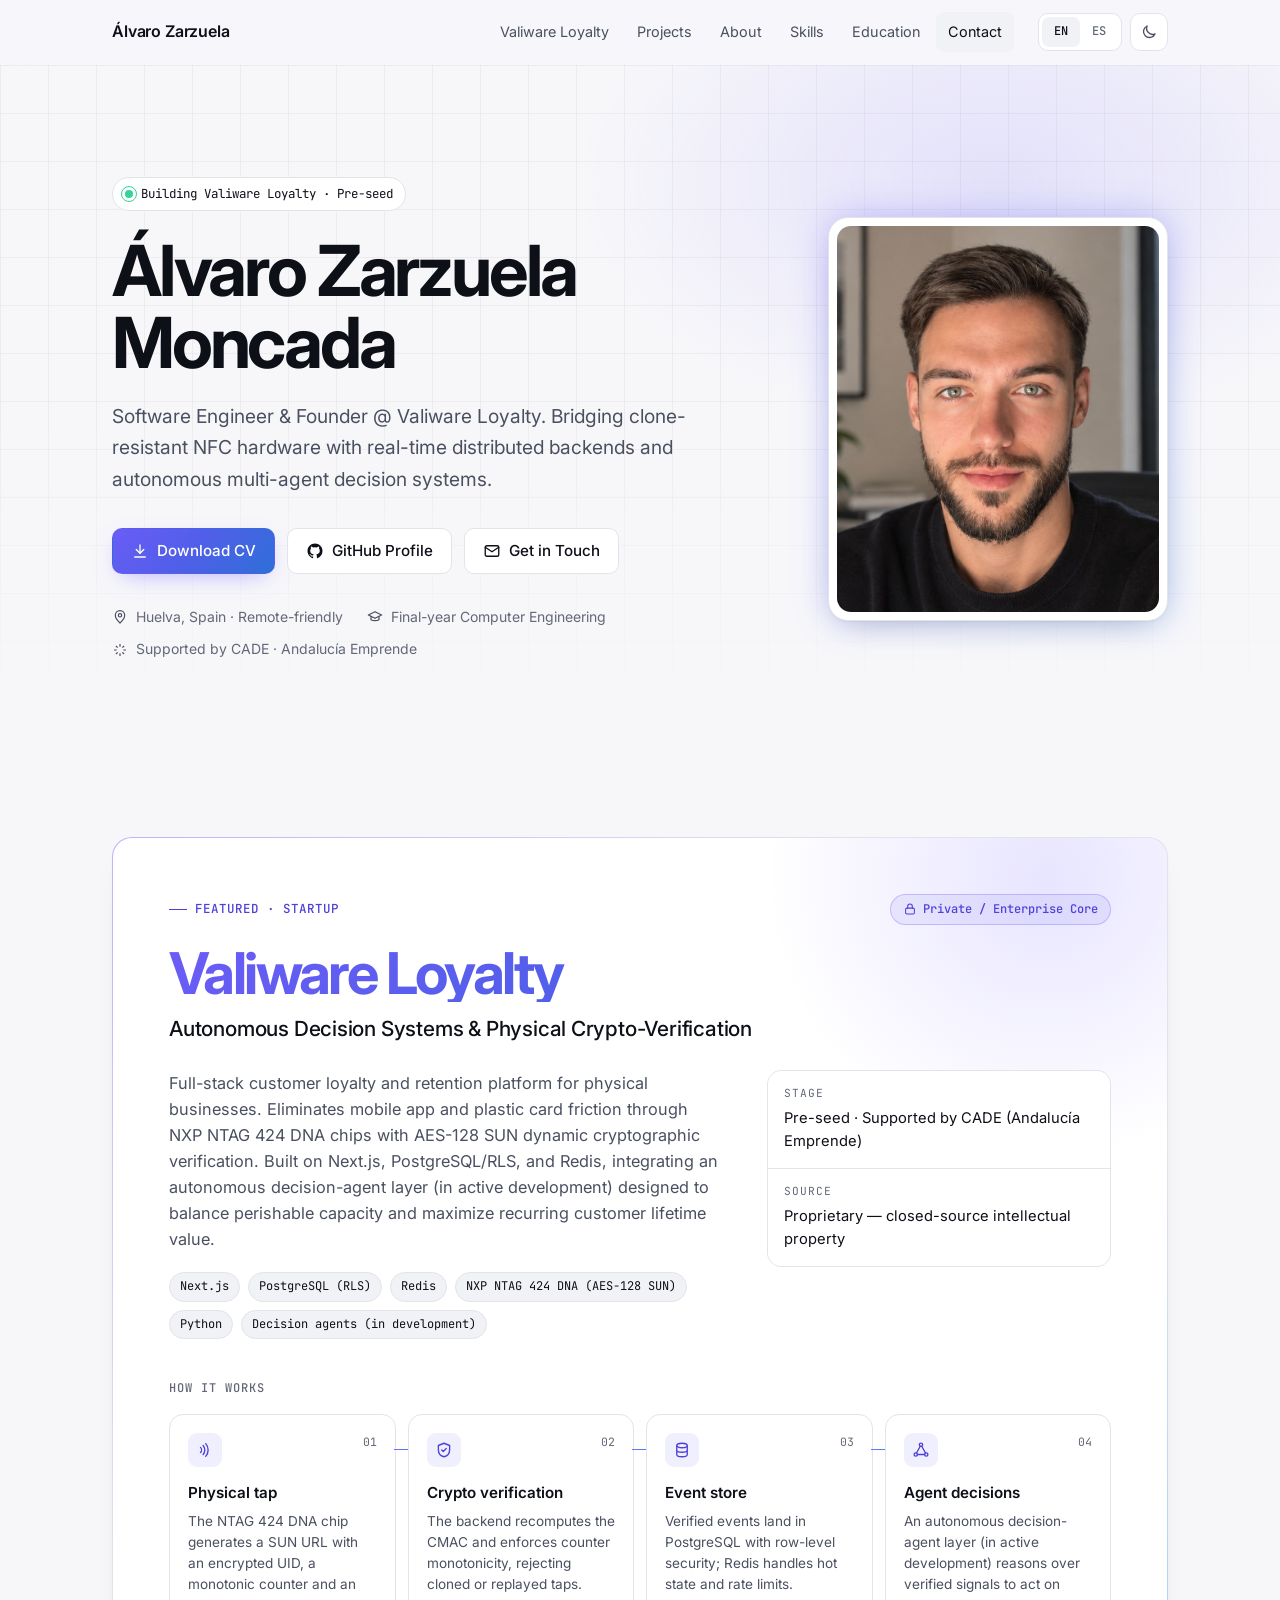
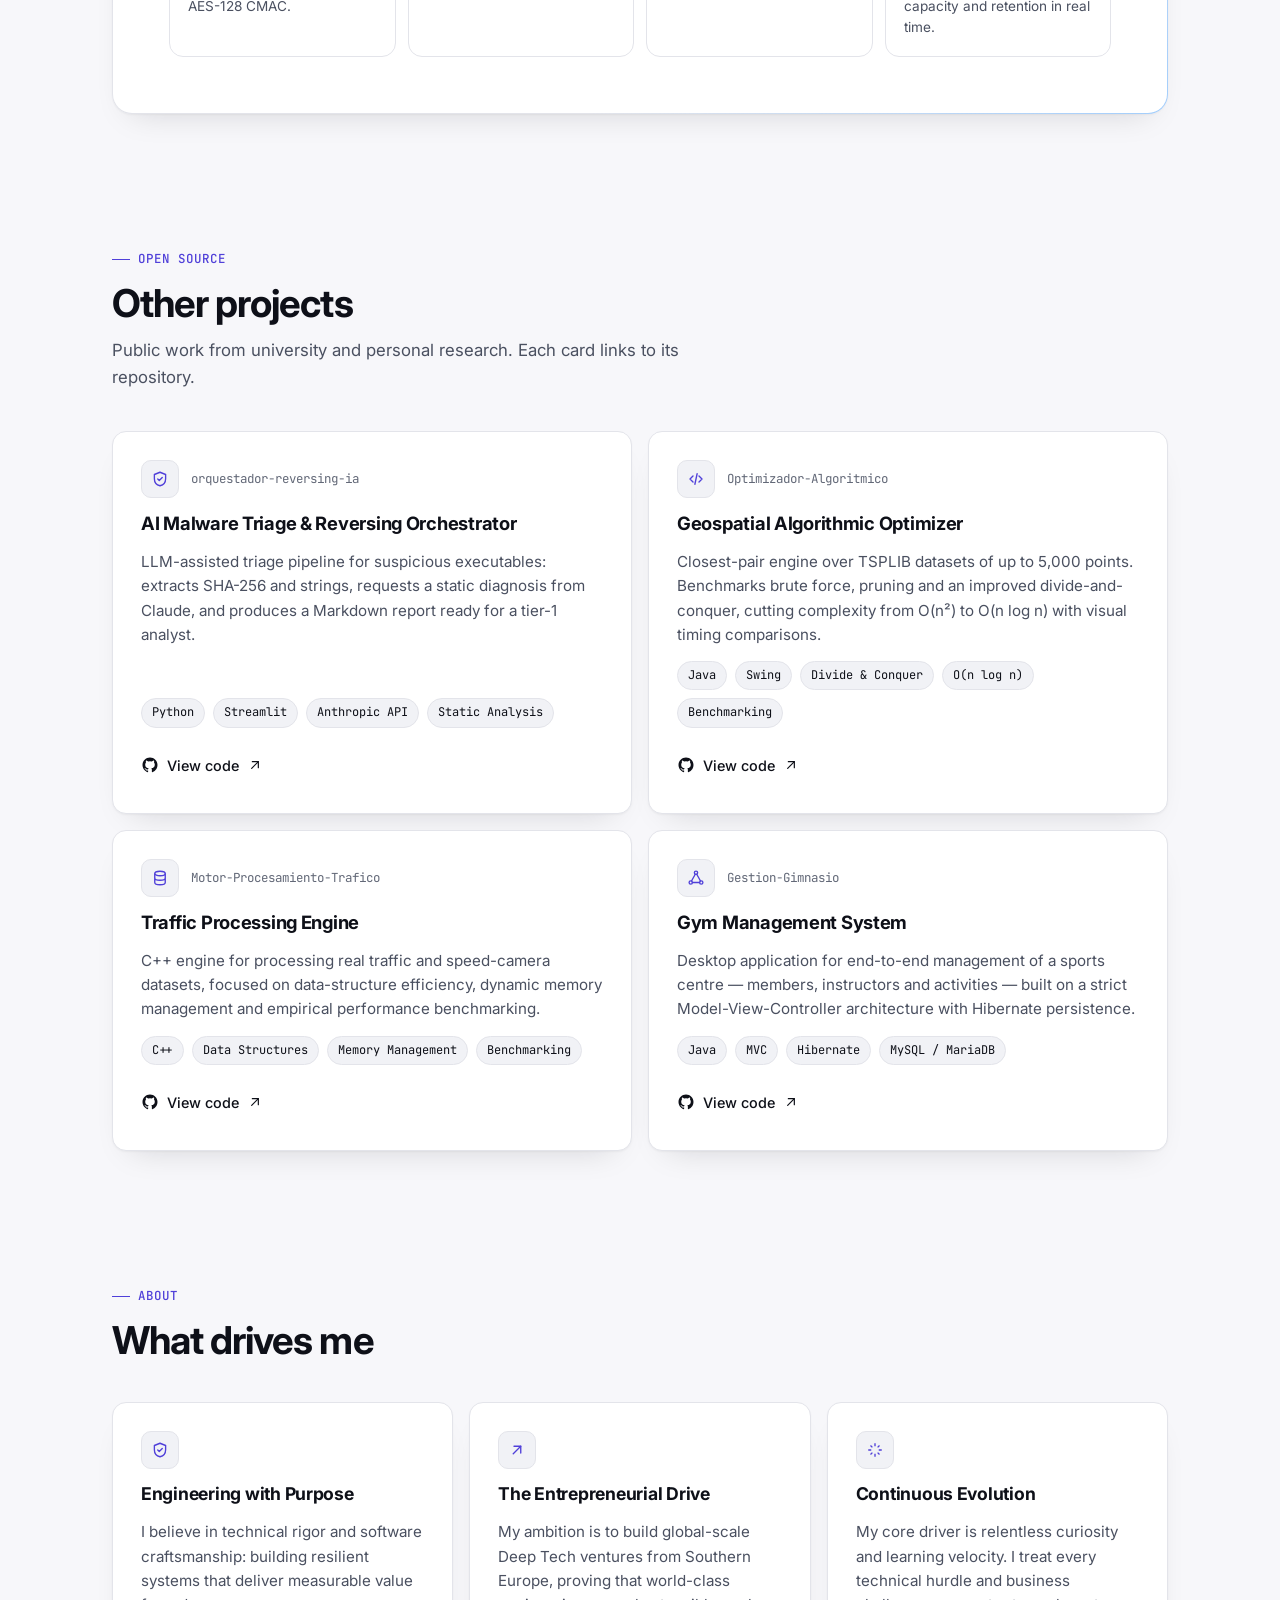
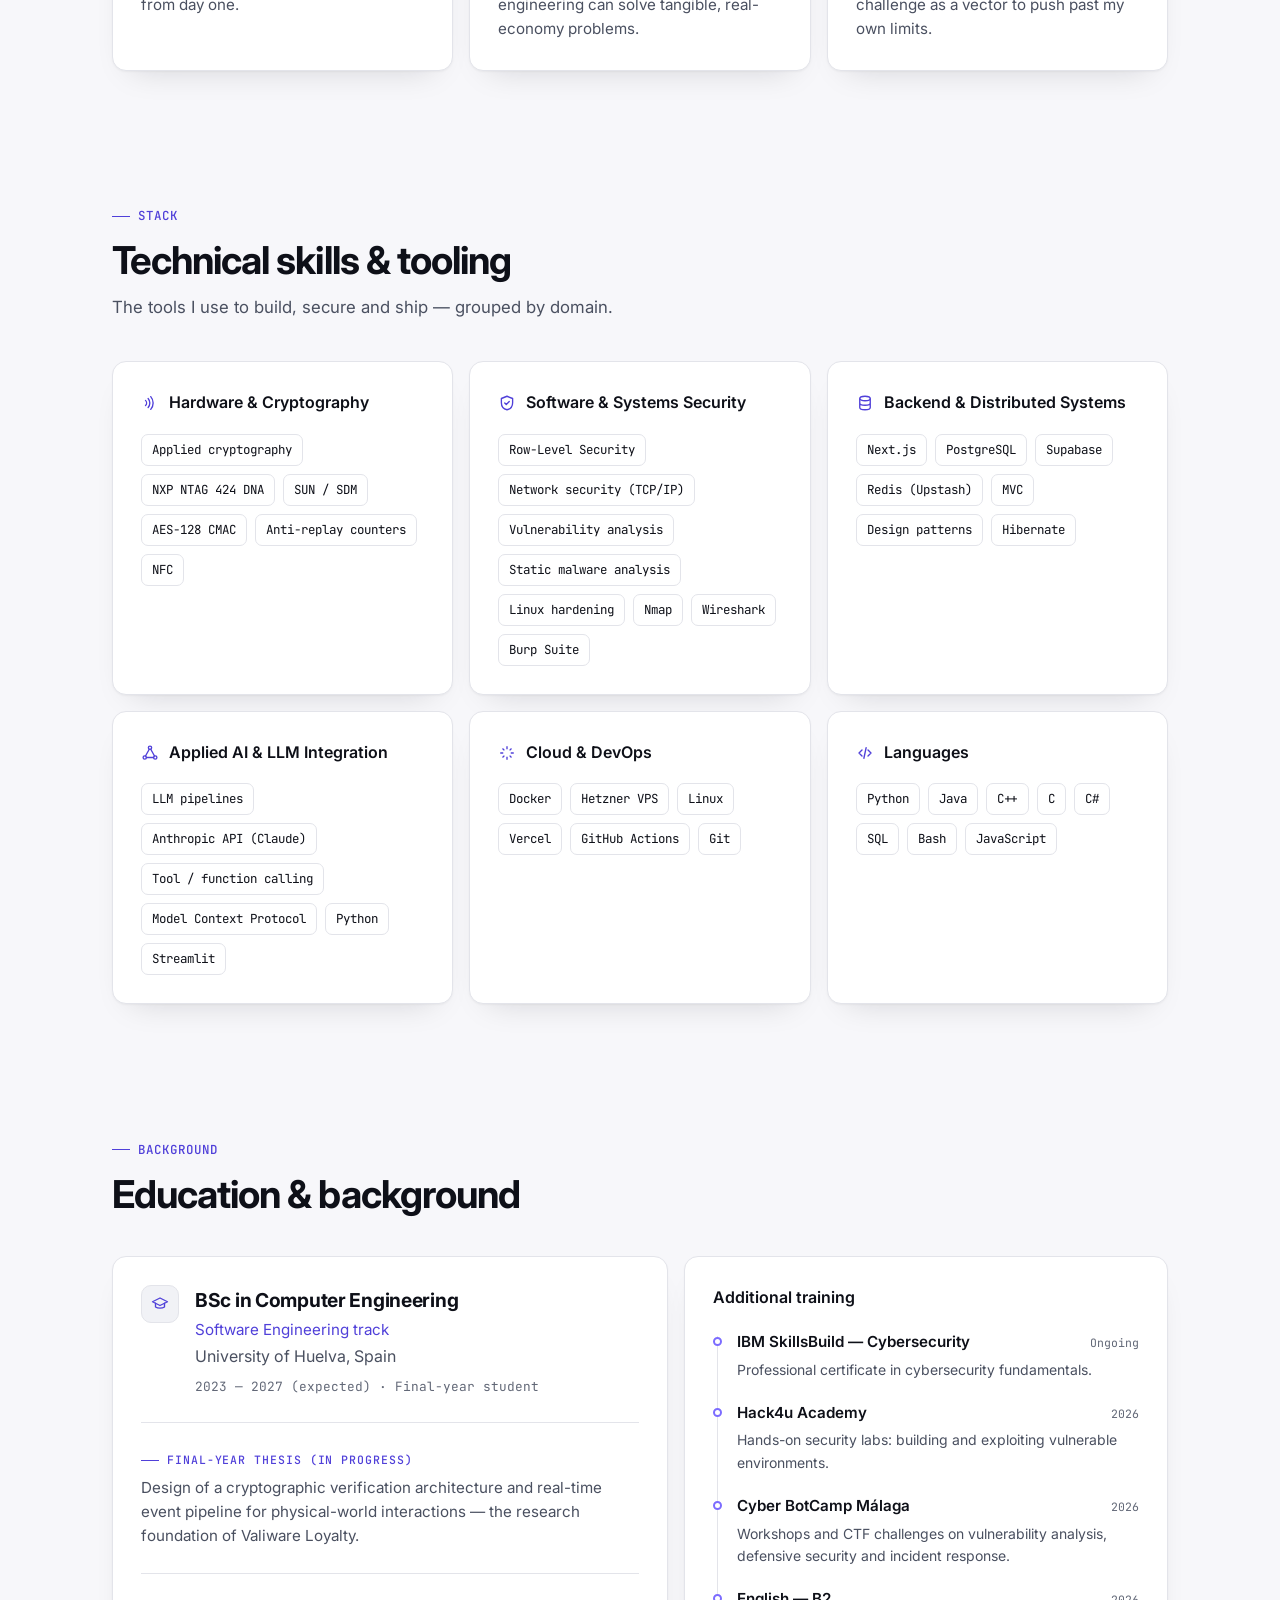
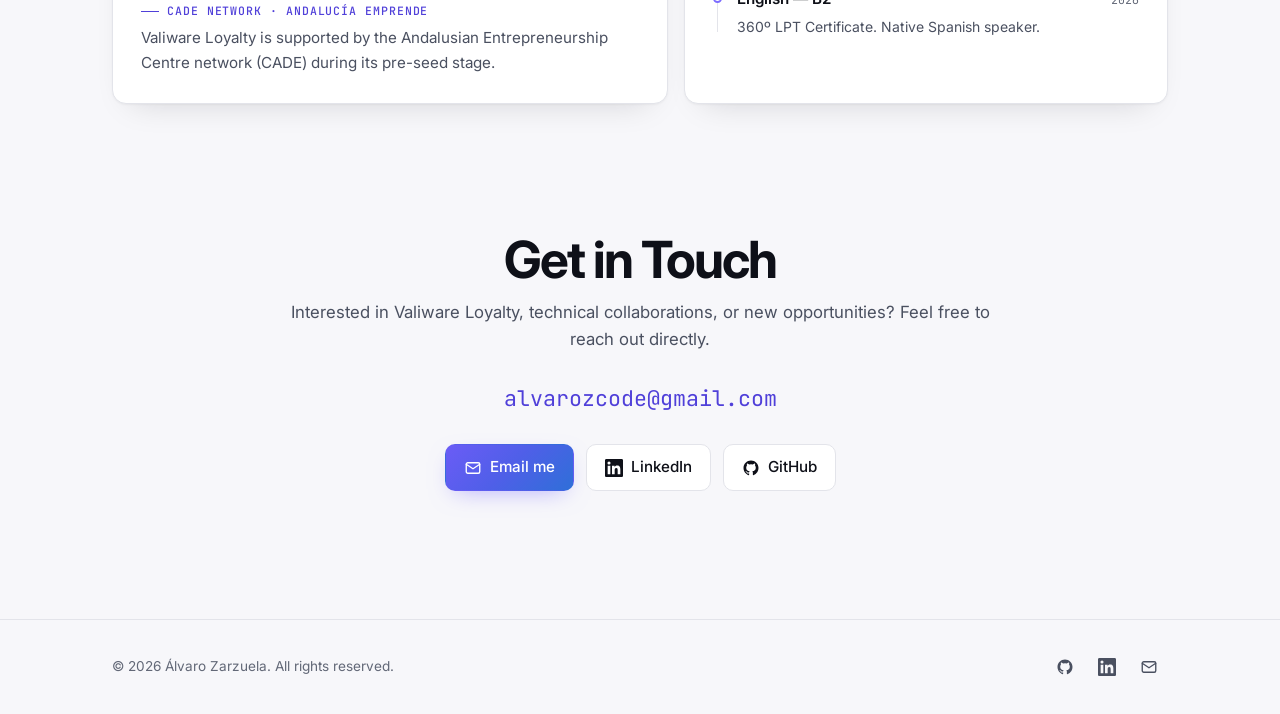
<file: index.html>
<!DOCTYPE html>
<html lang="en" data-theme="light">
<head>
  <meta charset="UTF-8" />
  <meta name="viewport" content="width=device-width, initial-scale=1.0" />

  <title>Álvaro Zarzuela — Software Engineer &amp; Founder of Valiware Loyalty</title>
  <meta name="description" content="Software engineer and founder of Valiware Loyalty: customer loyalty and retention for physical businesses, combining clone-resistant NFC hardware (NTAG 424 DNA, SUN) with autonomous multi-agent decision systems." />
  <meta name="author" content="Álvaro Zarzuela Moncada" />
  <meta name="color-scheme" content="light dark" />
  <meta name="theme-color" content="#f7f7fa" />
  <link rel="canonical" href="https://alvarozcode.github.io/Portfolio-Web/" />
  <link rel="icon" href="assets/favicon.svg" type="image/svg+xml" />

  <!-- Open Graph (LinkedIn / Slack / X previews) -->
  <meta property="og:type" content="website" />
  <meta property="og:title" content="Álvaro Zarzuela — Software Engineer & Founder of Valiware Loyalty" />
  <meta property="og:description" content="Bridging clone-resistant NFC hardware with real-time distributed backends and autonomous multi-agent decision systems." />
  <meta property="og:url" content="https://alvarozcode.github.io/Portfolio-Web/" />
  <meta property="og:image" content="https://alvarozcode.github.io/Portfolio-Web/assets/img/profile.jpeg" />
  <meta property="og:locale" content="en_US" />
  <meta property="og:locale:alternate" content="es_ES" />
  <meta name="twitter:card" content="summary_large_image" />

  <!-- Apply saved theme + language before first paint (prevents flash) -->
  <script>
    (function () {
      var root = document.documentElement, theme, lang;
      root.classList.add("js");
      // Safety net: if main.js never boots, drop the reveal-hiding class so content stays visible
      setTimeout(function () { if (!window.__appReady) root.classList.remove("js"); }, 2500);
      try { theme = localStorage.getItem("theme"); lang = localStorage.getItem("lang"); } catch (e) {}
      if (theme !== "light" && theme !== "dark") theme = "light"; // first visit: light by default
      root.setAttribute("data-theme", theme);
      root.setAttribute("lang", lang === "es" ? "es" : "en");
    })();
  </script>

  <!-- Fonts -->
  <link rel="preconnect" href="https://fonts.googleapis.com" />
  <link rel="preconnect" href="https://fonts.gstatic.com" crossorigin />
  <link href="https://fonts.googleapis.com/css2?family=Inter:wght@400;500;600;700&family=JetBrains+Mono:wght@400;500&display=swap" rel="stylesheet" />

  <link rel="stylesheet" href="styles.css" />
  <script src="i18n.js" defer></script>
  <script src="main.js" defer></script>
</head>

<body>
  <!-- ======================================================================
       Inline SVG icon sprite — referenced with <use href="#i-name">
       ====================================================================== -->
  <svg width="0" height="0" style="position:absolute" aria-hidden="true">
    <symbol id="i-github" viewBox="0 0 24 24"><path fill="currentColor" d="M12 2C6.48 2 2 6.48 2 12.02c0 4.42 2.87 8.17 6.84 9.5.5.09.68-.22.68-.48l-.01-1.7c-2.78.6-3.37-1.34-3.37-1.34-.45-1.16-1.11-1.47-1.11-1.47-.91-.62.07-.61.07-.61 1 .07 1.53 1.03 1.53 1.03.89 1.53 2.34 1.09 2.91.83.09-.65.35-1.09.64-1.34-2.22-.25-4.56-1.11-4.56-4.95 0-1.09.39-1.99 1.03-2.69-.1-.25-.45-1.27.1-2.65 0 0 .84-.27 2.75 1.03a9.56 9.56 0 0 1 5 0c1.91-1.3 2.75-1.03 2.75-1.03.55 1.38.2 2.4.1 2.65.64.7 1.03 1.6 1.03 2.69 0 3.85-2.34 4.7-4.57 4.94.36.31.68.92.68 1.86l-.01 2.75c0 .27.18.58.69.48A10.02 10.02 0 0 0 22 12.02C22 6.48 17.52 2 12 2z"/></symbol>
    <symbol id="i-linkedin" viewBox="0 0 24 24"><path fill="currentColor" d="M20.45 20.45h-3.56v-5.57c0-1.33-.02-3.04-1.85-3.04-1.85 0-2.14 1.45-2.14 2.94v5.67H9.35V9h3.41v1.56h.05c.48-.9 1.64-1.85 3.37-1.85 3.6 0 4.27 2.37 4.27 5.46v6.28zM5.34 7.43a2.06 2.06 0 1 1 0-4.13 2.06 2.06 0 0 1 0 4.13zM7.12 20.45H3.56V9h3.56v11.45zM22.22 0H1.77C.79 0 0 .77 0 1.73v20.54C0 23.23.79 24 1.77 24h20.45c.98 0 1.78-.77 1.78-1.73V1.73C24 .77 23.2 0 22.22 0z"/></symbol>
    <symbol id="i-mail" viewBox="0 0 24 24"><g fill="none" stroke="currentColor" stroke-width="1.8" stroke-linecap="round" stroke-linejoin="round"><rect x="3" y="5" width="18" height="14" rx="2"/><path d="m3 7 9 6 9-6"/></g></symbol>
    <symbol id="i-download" viewBox="0 0 24 24"><g fill="none" stroke="currentColor" stroke-width="1.8" stroke-linecap="round" stroke-linejoin="round"><path d="M12 4v11"/><path d="m7 10 5 5 5-5"/><path d="M5 20h14"/></g></symbol>
    <symbol id="i-arrow" viewBox="0 0 24 24"><g fill="none" stroke="currentColor" stroke-width="1.8" stroke-linecap="round" stroke-linejoin="round"><path d="M7 17 17 7"/><path d="M8 7h9v9"/></g></symbol>
    <symbol id="i-lock" viewBox="0 0 24 24"><g fill="none" stroke="currentColor" stroke-width="1.8" stroke-linecap="round" stroke-linejoin="round"><rect x="4.5" y="10.5" width="15" height="10" rx="2"/><path d="M8 10.5V7.5a4 4 0 0 1 8 0v3"/></g></symbol>
    <symbol id="i-sun" viewBox="0 0 24 24"><g fill="none" stroke="currentColor" stroke-width="1.8" stroke-linecap="round"><circle cx="12" cy="12" r="4"/><path d="M12 2v2M12 20v2M4.9 4.9l1.4 1.4M17.7 17.7l1.4 1.4M2 12h2M20 12h2M4.9 19.1l1.4-1.4M17.7 6.3l1.4-1.4"/></g></symbol>
    <symbol id="i-moon" viewBox="0 0 24 24"><path fill="none" stroke="currentColor" stroke-width="1.8" stroke-linecap="round" stroke-linejoin="round" d="M20 14.5A8 8 0 0 1 9.5 4a8 8 0 1 0 10.5 10.5z"/></symbol>
    <symbol id="i-menu" viewBox="0 0 24 24"><path fill="none" stroke="currentColor" stroke-width="1.8" stroke-linecap="round" d="M4 7h16M4 12h16M4 17h16"/></symbol>
    <symbol id="i-pin" viewBox="0 0 24 24"><g fill="none" stroke="currentColor" stroke-width="1.8" stroke-linecap="round" stroke-linejoin="round"><path d="M12 21s-7-6.2-7-11.5a7 7 0 0 1 14 0C19 14.8 12 21 12 21z"/><circle cx="12" cy="9.5" r="2.5"/></g></symbol>
    <symbol id="i-cap" viewBox="0 0 24 24"><g fill="none" stroke="currentColor" stroke-width="1.8" stroke-linecap="round" stroke-linejoin="round"><path d="m2 9 10-5 10 5-10 5z"/><path d="M6 11v5c3 2 9 2 12 0v-5"/></g></symbol>
    <symbol id="i-spark" viewBox="0 0 24 24"><path fill="none" stroke="currentColor" stroke-width="1.8" stroke-linejoin="round" d="M12 3v4M12 17v4M3 12h4M17 12h4M6 6l2.5 2.5M15.5 15.5 18 18M6 18l2.5-2.5M15.5 8.5 18 6"/></symbol>
    <symbol id="i-nfc" viewBox="0 0 24 24"><g fill="none" stroke="currentColor" stroke-width="1.8" stroke-linecap="round"><path d="M6 8.5a5 5 0 0 1 0 7"/><path d="M9.5 6a9 9 0 0 1 0 12"/><path d="M13 3.5a13 13 0 0 1 0 17"/></g></symbol>
    <symbol id="i-shield" viewBox="0 0 24 24"><g fill="none" stroke="currentColor" stroke-width="1.8" stroke-linecap="round" stroke-linejoin="round"><path d="M12 3 4.5 6v5.5c0 4.6 3.2 8.4 7.5 9.5 4.3-1.1 7.5-4.9 7.5-9.5V6z"/><path d="m9 12 2 2 4-4"/></g></symbol>
    <symbol id="i-db" viewBox="0 0 24 24"><g fill="none" stroke="currentColor" stroke-width="1.8"><ellipse cx="12" cy="6" rx="7" ry="3"/><path d="M5 6v12c0 1.7 3.1 3 7 3s7-1.3 7-3V6M5 12c0 1.7 3.1 3 7 3s7-1.3 7-3"/></g></symbol>
    <symbol id="i-agents" viewBox="0 0 24 24"><g fill="none" stroke="currentColor" stroke-width="1.8" stroke-linecap="round"><circle cx="12" cy="5" r="2.2"/><circle cx="5" cy="18" r="2.2"/><circle cx="19" cy="18" r="2.2"/><path d="M11 7 6 16M13 7l5 9M7.2 18h9.6"/></g></symbol>
    <symbol id="i-code" viewBox="0 0 24 24"><path fill="none" stroke="currentColor" stroke-width="1.8" stroke-linecap="round" stroke-linejoin="round" d="m8 8-4 4 4 4M16 8l4 4-4 4M13.5 5l-3 14"/></symbol>
  </svg>

  <a class="skip-link" href="#main" data-i18n="nav.skip">Skip to content</a>

  <!-- ======================================================================
       NAVIGATION
       ====================================================================== -->
  <header class="nav" id="top">
    <div class="container nav__inner">
      <a class="nav__brand" href="#top" aria-label="Álvaro Zarzuela — home">
        <span class="nav__name">Álvaro Zarzuela</span>
      </a>

      <nav class="nav__links" id="nav-links" aria-label="Primary">
        <a href="#valiware" data-i18n="nav.valiware">Valiware Loyalty</a>
        <a href="#projects" data-i18n="nav.projects">Projects</a>
        <a href="#about" data-i18n="nav.about">About</a>
        <a href="#skills" data-i18n="nav.skills">Skills</a>
        <a href="#education" data-i18n="nav.education">Education</a>
        <a href="#contact" data-i18n="nav.contact">Contact</a>
      </nav>

      <div class="nav__controls">
        <!-- Language switch (EN default) -->
        <div class="lang-switch" role="group" data-i18n-attr="aria-label:nav.lang" aria-label="Change language">
          <button type="button" class="lang-switch__btn" data-lang="en" aria-pressed="true">EN</button>
          <button type="button" class="lang-switch__btn" data-lang="es" aria-pressed="false">ES</button>
        </div>

        <!-- Theme toggle -->
        <button type="button" class="icon-btn" id="theme-toggle" data-i18n-attr="aria-label:nav.theme" aria-label="Toggle light / dark theme">
          <svg class="icon icon--sun" aria-hidden="true"><use href="#i-sun" /></svg>
          <svg class="icon icon--moon" aria-hidden="true"><use href="#i-moon" /></svg>
        </button>

        <!-- Mobile menu -->
        <button type="button" class="icon-btn nav__menu-btn" id="menu-toggle" aria-controls="nav-links" aria-expanded="false" data-i18n-attr="aria-label:nav.menu" aria-label="Open menu">
          <svg class="icon" aria-hidden="true"><use href="#i-menu" /></svg>
        </button>
      </div>
    </div>
  </header>

  <main id="main">
    <!-- ====================================================================
         HERO
         ==================================================================== -->
    <section class="hero">
      <div class="hero__grid-bg" aria-hidden="true"></div>
      <div class="container hero__inner">
        <div class="hero__text">
          <p class="status-pill reveal">
            <span class="status-pill__dot" aria-hidden="true"></span>
            <span data-i18n="hero.status">Building Valiware Loyalty · Pre-seed</span>
          </p>

          <h1 class="hero__name reveal">Álvaro Zarzuela Moncada</h1>

          <p class="hero__lead reveal" data-i18n="hero.lead">
            Software Engineer &amp; Founder @ Valiware Loyalty. Bridging clone-resistant NFC hardware with real-time distributed backends and autonomous multi-agent decision systems.
          </p>

          <div class="hero__ctas reveal">
            <!-- href/download swap with the active language (see hero.cv.* in i18n.js) -->
            <a class="btn btn--primary" id="cv-link" href="assets/CV%20-%20%C3%81lvaro%20Zarzuela%20-%20English.pdf" download="Alvaro-Zarzuela-CV-EN.pdf" data-i18n-attr="href:hero.cv.file;download:hero.cv.name">
              <svg class="icon" aria-hidden="true"><use href="#i-download" /></svg>
              <span data-i18n="hero.cta.cv">Download CV</span>
            </a>
            <a class="btn btn--ghost" href="https://github.com/alvarozcode" target="_blank" rel="noopener noreferrer">
              <svg class="icon" aria-hidden="true"><use href="#i-github" /></svg>
              <span data-i18n="hero.cta.github">GitHub Profile</span>
            </a>
            <a class="btn btn--ghost" href="#contact">
              <svg class="icon" aria-hidden="true"><use href="#i-mail" /></svg>
              <span data-i18n="hero.cta.contact">Get in Touch</span>
            </a>
          </div>

          <ul class="hero__meta reveal">
            <li><svg class="icon" aria-hidden="true"><use href="#i-pin" /></svg><span data-i18n="hero.meta.location">Huelva, Spain · Remote-friendly</span></li>
            <li><svg class="icon" aria-hidden="true"><use href="#i-cap" /></svg><span data-i18n="hero.meta.study">Final-year Computer Engineering</span></li>
            <li><svg class="icon" aria-hidden="true"><use href="#i-spark" /></svg><span data-i18n="hero.meta.cade">Supported by CADE · Andalucía Emprende</span></li>
          </ul>
        </div>

        <figure class="hero__portrait reveal">
          <img src="assets/img/profile.jpeg" width="785" height="1046" alt="Portrait of Álvaro Zarzuela" data-i18n-attr="alt:hero.photo" />
        </figure>
      </div>
    </section>

    <!-- ====================================================================
         FEATURED PROJECT — VALIWARE LOYALTY (proprietary: no public repo link)
         ==================================================================== -->
    <section class="section" id="valiware">
      <div class="container">
        <article class="featured reveal">
          <div class="featured__glow" aria-hidden="true"></div>

          <header class="featured__head">
            <p class="eyebrow" data-i18n="vw.eyebrow">Featured · Startup</p>
            <span class="badge badge--private">
              <svg class="icon" aria-hidden="true"><use href="#i-lock" /></svg>
              <span data-i18n="vw.private">Private / Enterprise Core</span>
            </span>
          </header>

          <h2 class="featured__name">Valiware Loyalty</h2>
          <p class="featured__title" data-i18n="vw.title">Autonomous Decision Systems &amp; Physical Crypto-Verification</p>

          <div class="featured__body">
            <div>
              <p class="featured__desc" data-i18n="vw.desc">
                Full-stack customer loyalty and retention platform for physical businesses. Eliminates mobile app and plastic card friction through NXP NTAG 424 DNA chips with AES-128 SUN dynamic cryptographic verification. Built on Next.js, PostgreSQL/RLS, and Redis, integrating an autonomous decision-agent layer (in active development) designed to balance perishable capacity and maximize recurring customer lifetime value.
              </p>

              <ul class="tags" aria-label="Tech stack">
                <li class="tag">Next.js</li>
                <li class="tag">PostgreSQL (RLS)</li>
                <li class="tag">Redis</li>
                <li class="tag">NXP NTAG 424 DNA (AES-128 SUN)</li>
                <li class="tag">Python</li>
                <li class="tag" data-i18n="vw.tag.agents">Decision agents (in development)</li>
              </ul>
            </div>

            <dl class="facts">
              <div class="facts__row">
                <dt data-i18n="vw.stage.label">Stage</dt>
                <dd data-i18n="vw.stage.value">Pre-seed · Supported by CADE (Andalucía Emprende)</dd>
              </div>
              <div class="facts__row">
                <dt data-i18n="vw.code.label">Source</dt>
                <dd data-i18n="vw.code.value">Proprietary — closed-source intellectual property</dd>
              </div>
            </dl>
          </div>

          <!-- Architecture pipeline -->
          <h3 class="flow__title mono" data-i18n="vw.flow.title">How it works</h3>
          <ol class="flow">
            <li class="flow__step">
              <span class="flow__icon"><svg class="icon" aria-hidden="true"><use href="#i-nfc" /></svg></span>
              <span class="flow__idx mono">01</span>
              <h4 data-i18n="vw.flow.1.title">Physical tap</h4>
              <p data-i18n="vw.flow.1.desc">The NTAG 424 DNA chip generates a SUN URL with an encrypted UID, a monotonic counter and an AES-128 CMAC.</p>
            </li>
            <li class="flow__step">
              <span class="flow__icon"><svg class="icon" aria-hidden="true"><use href="#i-shield" /></svg></span>
              <span class="flow__idx mono">02</span>
              <h4 data-i18n="vw.flow.2.title">Crypto verification</h4>
              <p data-i18n="vw.flow.2.desc">The backend recomputes the CMAC and enforces counter monotonicity, rejecting cloned or replayed taps.</p>
            </li>
            <li class="flow__step">
              <span class="flow__icon"><svg class="icon" aria-hidden="true"><use href="#i-db" /></svg></span>
              <span class="flow__idx mono">03</span>
              <h4 data-i18n="vw.flow.3.title">Event store</h4>
              <p data-i18n="vw.flow.3.desc">Verified events land in PostgreSQL with row-level security; Redis handles hot state and rate limits.</p>
            </li>
            <li class="flow__step">
              <span class="flow__icon"><svg class="icon" aria-hidden="true"><use href="#i-agents" /></svg></span>
              <span class="flow__idx mono">04</span>
              <h4 data-i18n="vw.flow.4.title">Agent decisions</h4>
              <p data-i18n="vw.flow.4.desc">An autonomous decision-agent layer (in active development) reasons over verified signals to act on capacity and retention in real time.</p>
            </li>
          </ol>
        </article>
      </div>
    </section>

    <!-- ====================================================================
         OTHER PROJECTS (public repositories)
         ==================================================================== -->
    <section class="section" id="projects">
      <div class="container">
        <header class="section__head reveal">
          <p class="eyebrow" data-i18n="projects.eyebrow">Open source</p>
          <h2 class="section__title" data-i18n="projects.title">Other projects</h2>
          <p class="section__lead" data-i18n="projects.lead">Public work from university and personal research. Each card links to its repository.</p>
        </header>

        <div class="projects">
          <!-- 1 · Malware triage orchestrator (first: AI + security) -->
          <article class="card project reveal">
            <div class="project__top">
              <span class="project__icon"><svg class="icon" aria-hidden="true"><use href="#i-shield" /></svg></span>
              <span class="project__repo mono">orquestador-reversing-ia</span>
            </div>
            <h3 class="project__title" data-i18n="p1.title">AI Malware Triage &amp; Reversing Orchestrator</h3>
            <p class="project__desc" data-i18n="p1.desc">LLM-assisted triage pipeline for suspicious executables: extracts SHA-256 and strings, requests a static diagnosis from Claude, and produces a Markdown report ready for a tier-1 analyst.</p>
            <ul class="tags">
              <li class="tag">Python</li>
              <li class="tag">Streamlit</li>
              <li class="tag">Anthropic API</li>
              <li class="tag">Static Analysis</li>
            </ul>
            <a class="project__link" href="https://github.com/alvarozcode/orquestador-reversing-ia" target="_blank" rel="noopener noreferrer">
              <svg class="icon" aria-hidden="true"><use href="#i-github" /></svg>
              <span data-i18n="projects.code">View code</span>
              <svg class="icon project__arrow" aria-hidden="true"><use href="#i-arrow" /></svg>
            </a>
          </article>

          <!-- 2 · Algorithmic optimiser -->
          <article class="card project reveal">
            <div class="project__top">
              <span class="project__icon"><svg class="icon" aria-hidden="true"><use href="#i-code" /></svg></span>
              <span class="project__repo mono">Optimizador-Algoritmico</span>
            </div>
            <h3 class="project__title" data-i18n="p2.title">Geospatial Algorithmic Optimizer</h3>
            <p class="project__desc" data-i18n="p2.desc">Closest-pair engine over TSPLIB datasets of up to 5,000 points. Benchmarks brute force, pruning and an improved divide-and-conquer, cutting complexity from O(n²) to O(n log n) with visual timing comparisons.</p>
            <ul class="tags">
              <li class="tag">Java</li>
              <li class="tag">Swing</li>
              <li class="tag">Divide &amp; Conquer</li>
              <li class="tag">O(n log n)</li>
              <li class="tag">Benchmarking</li>
            </ul>
            <a class="project__link" href="https://github.com/alvarozcode/Optimizador-Algoritmico" target="_blank" rel="noopener noreferrer">
              <svg class="icon" aria-hidden="true"><use href="#i-github" /></svg>
              <span data-i18n="projects.code">View code</span>
              <svg class="icon project__arrow" aria-hidden="true"><use href="#i-arrow" /></svg>
            </a>
          </article>

          <!-- 3 · Traffic processing engine -->
          <article class="card project reveal">
            <div class="project__top">
              <span class="project__icon"><svg class="icon" aria-hidden="true"><use href="#i-db" /></svg></span>
              <span class="project__repo mono">Motor-Procesamiento-Trafico</span>
            </div>
            <h3 class="project__title" data-i18n="p3.title">Traffic Processing Engine</h3>
            <p class="project__desc" data-i18n="p3.desc">C++ engine for processing real traffic and speed-camera datasets, focused on data-structure efficiency, dynamic memory management and empirical performance benchmarking.</p>
            <ul class="tags">
              <li class="tag">C++</li>
              <li class="tag">Data Structures</li>
              <li class="tag">Memory Management</li>
              <li class="tag">Benchmarking</li>
            </ul>
            <a class="project__link" href="https://github.com/alvarozcode/Motor-Procesamiento-Trafico" target="_blank" rel="noopener noreferrer">
              <svg class="icon" aria-hidden="true"><use href="#i-github" /></svg>
              <span data-i18n="projects.code">View code</span>
              <svg class="icon project__arrow" aria-hidden="true"><use href="#i-arrow" /></svg>
            </a>
          </article>

          <!-- 4 · Gym management -->
          <article class="card project reveal">
            <div class="project__top">
              <span class="project__icon"><svg class="icon" aria-hidden="true"><use href="#i-agents" /></svg></span>
              <span class="project__repo mono">Gestion-Gimnasio</span>
            </div>
            <h3 class="project__title" data-i18n="p4.title">Gym Management System</h3>
            <p class="project__desc" data-i18n="p4.desc">Desktop application for end-to-end management of a sports centre — members, instructors and activities — built on a strict Model-View-Controller architecture with Hibernate persistence.</p>
            <ul class="tags">
              <li class="tag">Java</li>
              <li class="tag">MVC</li>
              <li class="tag">Hibernate</li>
              <li class="tag">MySQL / MariaDB</li>
            </ul>
            <a class="project__link" href="https://github.com/alvarozcode/Gestion-Gimnasio" target="_blank" rel="noopener noreferrer">
              <svg class="icon" aria-hidden="true"><use href="#i-github" /></svg>
              <span data-i18n="projects.code">View code</span>
              <svg class="icon project__arrow" aria-hidden="true"><use href="#i-arrow" /></svg>
            </a>
          </article>
        </div>
      </div>
    </section>

    <!-- ====================================================================
         ABOUT — three guiding principles
         ==================================================================== -->
    <section class="section" id="about">
      <div class="container">
        <header class="section__head reveal">
          <p class="eyebrow" data-i18n="about.eyebrow">About</p>
          <h2 class="section__title" data-i18n="about.title">What drives me</h2>
        </header>

        <div class="about">
          <article class="card about__item reveal">
            <span class="project__icon"><svg class="icon" aria-hidden="true"><use href="#i-shield" /></svg></span>
            <h3 class="about__title" data-i18n="about.1.title">Engineering with Purpose</h3>
            <p class="about__desc" data-i18n="about.1.desc">I believe in technical rigor and software craftsmanship: building resilient systems that deliver measurable value from day one.</p>
          </article>

          <article class="card about__item reveal">
            <span class="project__icon"><svg class="icon" aria-hidden="true"><use href="#i-arrow" /></svg></span>
            <h3 class="about__title" data-i18n="about.2.title">The Entrepreneurial Drive</h3>
            <p class="about__desc" data-i18n="about.2.desc">My ambition is to build global-scale Deep Tech ventures from Southern Europe, proving that world-class engineering can solve tangible, real-economy problems.</p>
          </article>

          <article class="card about__item reveal">
            <span class="project__icon"><svg class="icon" aria-hidden="true"><use href="#i-spark" /></svg></span>
            <h3 class="about__title" data-i18n="about.3.title">Continuous Evolution</h3>
            <p class="about__desc" data-i18n="about.3.desc">My core driver is relentless curiosity and learning velocity. I treat every technical hurdle and business challenge as a vector to push past my own limits.</p>
          </article>
        </div>
      </div>
    </section>

    <!-- ====================================================================
         TECHNICAL SKILLS
         ==================================================================== -->
    <section class="section" id="skills">
      <div class="container">
        <header class="section__head reveal">
          <p class="eyebrow" data-i18n="skills.eyebrow">Stack</p>
          <h2 class="section__title" data-i18n="skills.title">Technical skills &amp; tooling</h2>
          <p class="section__lead" data-i18n="skills.lead">The tools I use to build, secure and ship — grouped by domain.</p>
        </header>

        <div class="skills">
          <div class="card skill reveal">
            <h3 class="skill__title"><svg class="icon" aria-hidden="true"><use href="#i-nfc" /></svg><span data-i18n="skills.crypto">Hardware &amp; Cryptography</span></h3>
            <ul class="chips">
              <li data-i18n="skills.tag.appcrypto">Applied cryptography</li>
              <li>NXP NTAG 424 DNA</li>
              <li>SUN / SDM</li>
              <li>AES-128 CMAC</li>
              <li data-i18n="skills.tag.replay">Anti-replay counters</li>
              <li>NFC</li>
            </ul>
          </div>

          <div class="card skill reveal">
            <h3 class="skill__title"><svg class="icon" aria-hidden="true"><use href="#i-shield" /></svg><span data-i18n="skills.security">Software &amp; Systems Security</span></h3>
            <ul class="chips">
              <li>Row-Level Security</li>
              <li data-i18n="skills.tag.netsec">Network security (TCP/IP)</li>
              <li data-i18n="skills.tag.vuln">Vulnerability analysis</li>
              <li data-i18n="skills.tag.static">Static malware analysis</li>
              <li data-i18n="skills.tag.hardening">Linux hardening</li>
              <li>Nmap</li>
              <li>Wireshark</li>
              <li>Burp Suite</li>
            </ul>
          </div>

          <div class="card skill reveal">
            <h3 class="skill__title"><svg class="icon" aria-hidden="true"><use href="#i-db" /></svg><span data-i18n="skills.backend">Backend &amp; Distributed Systems</span></h3>
            <ul class="chips">
              <li>Next.js</li>
              <li>PostgreSQL</li>
              <li>Supabase</li>
              <li>Redis (Upstash)</li>
              <li>MVC</li>
              <li data-i18n="skills.tag.design">Design patterns</li>
              <li>Hibernate</li>
            </ul>
          </div>

          <div class="card skill reveal">
            <h3 class="skill__title"><svg class="icon" aria-hidden="true"><use href="#i-agents" /></svg><span data-i18n="skills.ai">Applied AI &amp; LLM Integration</span></h3>
            <ul class="chips">
              <li data-i18n="skills.tag.agents">LLM pipelines</li>
              <li>Anthropic API (Claude)</li>
              <li data-i18n="skills.tag.tools">Tool / function calling</li>
              <li>Model Context Protocol</li>
              <li>Python</li>
              <li>Streamlit</li>
            </ul>
          </div>

          <div class="card skill reveal">
            <h3 class="skill__title"><svg class="icon" aria-hidden="true"><use href="#i-spark" /></svg><span data-i18n="skills.cloud">Cloud &amp; DevOps</span></h3>
            <ul class="chips">
              <li>Docker</li>
              <li>Hetzner VPS</li>
              <li>Linux</li>
              <li>Vercel</li>
              <li>GitHub Actions</li>
              <li>Git</li>
            </ul>
          </div>

          <div class="card skill reveal">
            <h3 class="skill__title"><svg class="icon" aria-hidden="true"><use href="#i-code" /></svg><span data-i18n="skills.langs">Languages</span></h3>
            <ul class="chips">
              <li>Python</li>
              <li>Java</li>
              <li>C++</li>
              <li>C</li>
              <li>C#</li>
              <li>SQL</li>
              <li>Bash</li>
              <li>JavaScript</li>
            </ul>
          </div>
        </div>
      </div>
    </section>

    <!-- ====================================================================
         EDUCATION & BACKGROUND
         ==================================================================== -->
    <section class="section" id="education">
      <div class="container">
        <header class="section__head reveal">
          <p class="eyebrow" data-i18n="edu.eyebrow">Background</p>
          <h2 class="section__title" data-i18n="edu.title">Education &amp; background</h2>
        </header>

        <div class="edu">
          <!-- Degree + thesis + CADE -->
          <article class="card edu__main reveal">
            <div class="edu__degree">
              <span class="project__icon"><svg class="icon" aria-hidden="true"><use href="#i-cap" /></svg></span>
              <div>
                <h3 class="edu__title" data-i18n="edu.degree.title">BSc in Computer Engineering</h3>
                <p class="edu__sub" data-i18n="edu.degree.track">Software Engineering track</p>
                <p class="edu__school" data-i18n="edu.degree.school">University of Huelva, Spain</p>
                <p class="edu__date mono">
                  <span data-i18n="edu.degree.date">2023 — 2027 (expected)</span> ·
                  <span data-i18n="edu.degree.status">Final-year student</span>
                </p>
              </div>
            </div>

            <div class="edu__block">
              <p class="eyebrow eyebrow--sm" data-i18n="edu.tfg.label">Final-year thesis (in progress)</p>
              <p data-i18n="edu.tfg.desc">Design of a cryptographic verification architecture and real-time event pipeline for physical-world interactions — the research foundation of Valiware Loyalty.</p>
            </div>

            <div class="edu__block">
              <p class="eyebrow eyebrow--sm" data-i18n="edu.cade.title">CADE Network · Andalucía Emprende</p>
              <p data-i18n="edu.cade.desc">Valiware Loyalty is supported by the Andalusian Entrepreneurship Centre network (CADE) during its pre-seed stage.</p>
            </div>
          </article>

          <!-- Additional training timeline -->
          <div class="card edu__side reveal">
            <h3 class="edu__side-title" data-i18n="edu.training.title">Additional training</h3>
            <ol class="timeline">
              <li>
                <div class="timeline__head"><h4 data-i18n="edu.t3.title">IBM SkillsBuild — Cybersecurity</h4><span class="mono" data-i18n="edu.t3.date">Ongoing</span></div>
                <p data-i18n="edu.t3.desc">Professional certificate in cybersecurity fundamentals.</p>
              </li>
              <li>
                <div class="timeline__head"><h4 data-i18n="edu.t1.title">Hack4u Academy</h4><span class="mono">2026</span></div>
                <p data-i18n="edu.t1.desc">Hands-on security labs: building and exploiting vulnerable environments.</p>
              </li>
              <li>
                <div class="timeline__head"><h4 data-i18n="edu.t2.title">Cyber BotCamp Málaga</h4><span class="mono">2026</span></div>
                <p data-i18n="edu.t2.desc">Workshops and CTF challenges on vulnerability analysis, defensive security and incident response.</p>
              </li>
              <li>
                <div class="timeline__head"><h4 data-i18n="edu.t4.title">English — B2</h4><span class="mono">2026</span></div>
                <p data-i18n="edu.t4.desc">360º LPT Certificate. Native Spanish speaker.</p>
              </li>
            </ol>
          </div>
        </div>
      </div>
    </section>

    <!-- ====================================================================
         CONTACT
         ==================================================================== -->
    <section class="section section--contact" id="contact">
      <div class="container">
        <div class="contact reveal">
          <h2 class="contact__title" data-i18n="contact.title">Get in Touch</h2>
          <p class="section__lead" data-i18n="contact.lead">Interested in Valiware Loyalty, technical collaborations, or new opportunities? Feel free to reach out directly.</p>

          <a class="contact__email mono" href="mailto:alvarozcode@gmail.com">alvarozcode@gmail.com</a>

          <div class="contact__links">
            <a class="btn btn--primary" href="mailto:alvarozcode@gmail.com">
              <svg class="icon" aria-hidden="true"><use href="#i-mail" /></svg><span data-i18n="contact.email">Email me</span>
            </a>
            <a class="btn btn--ghost" href="https://www.linkedin.com/in/%C3%A1lvaro-zarzuela-moncada-98938035b/" target="_blank" rel="noopener noreferrer">
              <svg class="icon" aria-hidden="true"><use href="#i-linkedin" /></svg><span>LinkedIn</span>
            </a>
            <a class="btn btn--ghost" href="https://github.com/alvarozcode" target="_blank" rel="noopener noreferrer">
              <svg class="icon" aria-hidden="true"><use href="#i-github" /></svg><span>GitHub</span>
            </a>
          </div>
        </div>
      </div>
    </section>
  </main>

  <!-- ======================================================================
       FOOTER
       ====================================================================== -->
  <footer class="footer">
    <div class="container footer__inner">
      <p class="footer__copy">
        © <span id="year">2026</span> Álvaro Zarzuela. <span data-i18n="footer.rights">All rights reserved.</span>
      </p>
      <ul class="footer__links">
        <li><a href="https://github.com/alvarozcode" target="_blank" rel="noopener noreferrer" aria-label="GitHub"><svg class="icon" aria-hidden="true"><use href="#i-github" /></svg></a></li>
        <li><a href="https://www.linkedin.com/in/%C3%A1lvaro-zarzuela-moncada-98938035b/" target="_blank" rel="noopener noreferrer" aria-label="LinkedIn"><svg class="icon" aria-hidden="true"><use href="#i-linkedin" /></svg></a></li>
        <li><a href="mailto:alvarozcode@gmail.com" aria-label="Email"><svg class="icon" aria-hidden="true"><use href="#i-mail" /></svg></a></li>
      </ul>
    </div>
  </footer>
</body>
</html>
</file>
<file: styles.css>
/* ==========================================================================
   styles.css — Álvaro Zarzuela · Portfolio
   --------------------------------------------------------------------------
   1. Design tokens (light default + dark theme)
   2. Base / reset
   3. Layout primitives (container, section, eyebrow, buttons, tags, cards)
   4. Navigation
   5. Hero
   6. About + featured project (Valiware Loyalty)
   7. Projects grid
   8. Skills
   9. Education
   10. Contact & footer
   11. Motion (reveal on scroll, reduced motion)
   ========================================================================== */

/* 1. DESIGN TOKENS ======================================================== */
:root {
  /* Typography */
  --font-sans: "Inter", system-ui, -apple-system, "Segoe UI", Roboto, sans-serif;
  --font-mono: "JetBrains Mono", ui-monospace, "SFMono-Regular", Consolas, monospace;

  /* Spacing & shape */
  --container: 1120px;
  --gutter: clamp(16px, 4vw, 32px);
  --section-y: clamp(72px, 10vw, 128px);
  --radius-sm: 8px;
  --radius: 14px;
  --radius-lg: 20px;

  /* Motion */
  --ease: cubic-bezier(0.22, 1, 0.36, 1);
  --dur: 220ms;

  /* Accent (shared by both themes) */
  --accent: #7c6cff;         /* indigo-violet */
  --accent-2: #3b82f6;       /* electric blue  */
  --accent-grad: linear-gradient(135deg, #6b5cf6 0%, #4f5fe8 50%, #2f6fd8 100%); /* white text ≥ 4.5:1 on every stop */
  --ok: #34d399;
}

/* Light theme (default) */
:root,
:root[data-theme="light"] {
  --bg: #f7f7fa;
  --bg-elev: #ffffff;
  --surface: #ffffff;
  --surface-2: #f1f2f6;
  --border: #e3e4ea;
  --border-strong: #cfd1da;
  --text: #0e1018;
  --text-muted: #4a5060;
  --text-dim: #626877;   /* ≥ 4.5:1 on --bg for small labels */
  --accent-soft: rgba(91, 76, 230, 0.09);
  --accent-text: #5040d9;
  --grid-line: rgba(14, 16, 24, 0.045);
  --shadow: 0 1px 2px rgba(14, 16, 24, 0.04), 0 16px 32px -20px rgba(14, 16, 24, 0.18);
  --nav-bg: rgba(247, 247, 250, 0.8);
  color-scheme: light;
}

/* Dark theme */
:root[data-theme="dark"] {
  --bg: #08090d;
  --bg-elev: #0e1016;
  --surface: #12141b;
  --surface-2: #181b24;
  --border: #22252f;
  --border-strong: #2f3340;
  --text: #ecedf2;
  --text-muted: #9ba1b0;
  --text-dim: #838a9b;   /* ≥ 4.5:1 on dark surfaces */
  --accent-soft: rgba(124, 108, 255, 0.12);
  --accent-text: #a99fff;
  --grid-line: rgba(255, 255, 255, 0.035);
  --shadow: 0 1px 0 rgba(255, 255, 255, 0.03) inset, 0 20px 40px -24px rgba(0, 0, 0, 0.7);
  --nav-bg: rgba(8, 9, 13, 0.72);
  color-scheme: dark;
}

/* 2. BASE ================================================================= */
*,
*::before,
*::after { box-sizing: border-box; }

html {
  scroll-behavior: smooth;
  scroll-padding-top: 80px;
  -webkit-text-size-adjust: 100%;
}

body {
  margin: 0;
  background: var(--bg);
  color: var(--text);
  font-family: var(--font-sans);
  font-size: 16px;
  line-height: 1.6;
  -webkit-font-smoothing: antialiased;
  -moz-osx-font-smoothing: grayscale;
  overflow-x: hidden;
  transition: background-color var(--dur) var(--ease), color var(--dur) var(--ease);
}

h1, h2, h3, h4, p, ul, ol, dl, dd, figure { margin: 0; }
ul, ol { padding: 0; list-style: none; }
img { display: block; max-width: 100%; height: auto; }
a { color: inherit; text-decoration: none; }
button { font: inherit; color: inherit; cursor: pointer; }

::selection { background: var(--accent); color: #fff; }

:focus-visible {
  outline: 2px solid var(--accent);
  outline-offset: 3px;
  border-radius: 6px;
}

.mono { font-family: var(--font-mono); }

.icon {
  width: 18px;
  height: 18px;
  flex-shrink: 0;
}

.skip-link {
  position: absolute;
  left: 16px;
  top: -48px;
  z-index: 100;
  padding: 8px 14px;
  border-radius: var(--radius-sm);
  background: var(--accent);
  color: #fff;
  font-weight: 600;
  transition: top var(--dur) var(--ease);
}
.skip-link:focus { top: 12px; }

/* 3. LAYOUT PRIMITIVES ==================================================== */
.container {
  width: 100%;
  max-width: var(--container);
  margin-inline: auto;
  padding-inline: var(--gutter);
}

.section { padding-block: var(--section-y) 0; }
.section--contact { padding-bottom: var(--section-y); }

.section__head { max-width: 640px; margin-bottom: 40px; }

.section__title {
  font-size: clamp(1.75rem, 3.5vw, 2.4rem);
  line-height: 1.15;
  letter-spacing: -0.025em;
  font-weight: 700;
}

.section__lead {
  margin-top: 12px;
  color: var(--text-muted);
  font-size: 1.05rem;
}

.eyebrow {
  display: inline-flex;
  align-items: center;
  gap: 8px;
  margin-bottom: 12px;
  font-family: var(--font-mono);
  font-size: 0.78rem;
  font-weight: 500;
  letter-spacing: 0.08em;
  text-transform: uppercase;
  color: var(--accent-text);
}
.eyebrow::before {
  content: "";
  width: 18px;
  height: 1px;
  background: currentColor;
}
.eyebrow--sm { font-size: 0.72rem; margin-bottom: 6px; }

/* Buttons */
.btn {
  display: inline-flex;
  align-items: center;
  justify-content: center;
  gap: 8px;
  min-height: 44px;
  padding: 10px 18px;
  border: 1px solid transparent;
  border-radius: 10px;
  font-size: 0.95rem;
  font-weight: 500;
  white-space: nowrap;
  transition: transform var(--dur) var(--ease), background-color var(--dur) var(--ease),
    border-color var(--dur) var(--ease), box-shadow var(--dur) var(--ease);
}
.btn:hover { transform: translateY(-1px); }
.btn:active { transform: translateY(0); }

.btn--primary {
  background: var(--accent-grad);
  color: #fff;
  box-shadow: 0 8px 24px -10px rgba(124, 108, 255, 0.6);
}
.btn--primary:hover { box-shadow: 0 12px 28px -10px rgba(91, 124, 255, 0.75); }

.btn--ghost {
  background: var(--surface);
  border-color: var(--border);
  color: var(--text);
}
.btn--ghost:hover { border-color: var(--border-strong); background: var(--surface-2); }

/* Tags (tech stack) */
.tags {
  display: flex;
  flex-wrap: wrap;
  gap: 8px;
}
.tag {
  padding: 4px 10px;
  border: 1px solid var(--border);
  border-radius: 999px;
  background: var(--surface-2);
  font-family: var(--font-mono);
  font-size: 0.75rem;
  color: var(--text);
  white-space: nowrap;
}

/* Badges */
.badge {
  display: inline-flex;
  align-items: center;
  gap: 6px;
  padding: 5px 12px;
  border-radius: 999px;
  font-family: var(--font-mono);
  font-size: 0.75rem;
  font-weight: 500;
}
.badge .icon { width: 14px; height: 14px; }
.badge--private {
  border: 1px solid rgba(124, 108, 255, 0.35);
  background: var(--accent-soft);
  color: var(--accent-text);
}

/* Cards */
.card {
  position: relative;
  padding: 28px;
  border: 1px solid var(--border);
  border-radius: var(--radius);
  background: var(--surface);
  box-shadow: var(--shadow);
  transition: transform var(--dur) var(--ease), border-color var(--dur) var(--ease),
    background-color var(--dur) var(--ease);
}

/* 4. NAVIGATION =========================================================== */
.nav {
  position: sticky;
  top: 0;
  z-index: 50;
  border-bottom: 1px solid transparent;
  background: var(--nav-bg);
  backdrop-filter: saturate(160%) blur(14px);
  -webkit-backdrop-filter: saturate(160%) blur(14px);
  transition: border-color var(--dur) var(--ease);
}
.nav.is-scrolled { border-bottom-color: var(--border); }

.nav__inner {
  display: flex;
  align-items: center;
  gap: 24px;
  height: 64px;
}

.nav__brand {
  display: inline-flex;
  align-items: center;
  font-weight: 600;
  letter-spacing: -0.01em;
  white-space: nowrap;
}

.nav__links {
  display: flex;
  gap: 4px;
  margin-left: auto;
}
.nav__links a {
  padding: 8px 12px;
  border-radius: 8px;
  font-size: 0.9rem;
  color: var(--text-muted);
  transition: color var(--dur) var(--ease), background-color var(--dur) var(--ease);
}
.nav__links a:hover,
.nav__links a.is-active { color: var(--text); background: var(--surface-2); }

.nav__controls {
  display: flex;
  align-items: center;
  gap: 8px;
}

.lang-switch {
  display: inline-flex;
  padding: 3px;
  border: 1px solid var(--border);
  border-radius: 10px;
  background: var(--surface);
}
.lang-switch__btn {
  min-width: 38px;
  min-height: 30px;
  padding: 0 8px;
  border: 0;
  border-radius: 7px;
  background: transparent;
  font-family: var(--font-mono);
  font-size: 0.75rem;
  font-weight: 500;
  color: var(--text-dim);
  transition: color var(--dur) var(--ease), background-color var(--dur) var(--ease);
}
.lang-switch__btn:hover { color: var(--text); }
.lang-switch__btn[aria-pressed="true"] { background: var(--surface-2); color: var(--text); }

.icon-btn {
  display: grid;
  place-items: center;
  width: 38px;
  height: 38px;
  border: 1px solid var(--border);
  border-radius: 10px;
  background: var(--surface);
  color: var(--text-muted);
  transition: color var(--dur) var(--ease), border-color var(--dur) var(--ease);
}
.icon-btn:hover { color: var(--text); border-color: var(--border-strong); }

/* Show the icon of the theme you would switch TO */
[data-theme="dark"] .icon--moon,
[data-theme="light"] .icon--sun { display: none; }

.nav__menu-btn { display: none; }

@media (max-width: 1024px) {
  .nav__menu-btn { display: grid; }
  .nav__controls { margin-left: auto; }

  .nav__links {
    position: absolute;
    top: 64px;
    left: 0;
    right: 0;
    flex-direction: column;
    gap: 2px;
    margin: 0;
    padding: 12px var(--gutter) 20px;
    border-bottom: 1px solid var(--border);
    background: var(--bg-elev);
    opacity: 0;
    visibility: hidden;
    transform: translateY(-8px);
    transition: opacity var(--dur) var(--ease), transform var(--dur) var(--ease), visibility var(--dur);
  }
  .nav__links.is-open { opacity: 1; visibility: visible; transform: none; }
  .nav__links a { padding: 12px; font-size: 1rem; }
}

/* 5. HERO ================================================================= */
.hero {
  position: relative;
  padding-block: clamp(56px, 9vw, 112px) clamp(24px, 4vw, 48px);
  overflow: hidden;
}

/* Subtle engineering grid + radial accent glow */
.hero__grid-bg {
  position: absolute;
  inset: 0;
  z-index: -1;
  background-image:
    radial-gradient(600px 360px at 78% 18%, rgba(124, 108, 255, 0.16), transparent 70%),
    linear-gradient(var(--grid-line) 1px, transparent 1px),
    linear-gradient(90deg, var(--grid-line) 1px, transparent 1px);
  background-size: auto, 48px 48px, 48px 48px;
  -webkit-mask-image: linear-gradient(to bottom, #000 55%, transparent);
  mask-image: linear-gradient(to bottom, #000 55%, transparent);
}

.hero__inner {
  display: grid;
  grid-template-columns: minmax(0, 1fr) 340px;
  gap: clamp(32px, 6vw, 72px);
  align-items: center;
}

.status-pill {
  display: inline-flex;
  align-items: center;
  gap: 8px;
  margin-bottom: 24px;
  padding: 6px 12px;
  border: 1px solid var(--border);
  border-radius: 999px;
  background: var(--surface);
  font-family: var(--font-mono);
  font-size: 0.78rem;
  color: var(--text);
}
.status-pill__dot {
  position: relative;
  width: 8px;
  height: 8px;
  border-radius: 50%;
  background: var(--ok);
}
.status-pill__dot::after {
  content: "";
  position: absolute;
  inset: -4px;
  border-radius: 50%;
  border: 1px solid var(--ok);
  animation: ping 2.2s var(--ease) infinite;
}
@keyframes ping {
  0% { transform: scale(0.6); opacity: 0.9; }
  100% { transform: scale(1.6); opacity: 0; }
}

.hero__name {
  font-size: clamp(2.5rem, 6.5vw, 4.4rem);
  line-height: 1.02;
  letter-spacing: -0.045em;
  font-weight: 700;
}

.hero__lead {
  max-width: 600px;
  margin-top: 22px;
  font-size: clamp(1.05rem, 1.8vw, 1.2rem);
  line-height: 1.65;
  color: var(--text-muted);
}

.hero__ctas {
  display: flex;
  flex-wrap: wrap;
  gap: 12px;
  margin-top: 32px;
}

.hero__meta {
  display: flex;
  flex-wrap: wrap;
  gap: 10px 24px;
  margin-top: 32px;
  font-size: 0.875rem;
  color: var(--text-dim);
}
.hero__meta li { display: inline-flex; align-items: center; gap: 8px; }
.hero__meta .icon { width: 16px; height: 16px; color: var(--text-muted); }

.hero__portrait {
  position: relative;
  padding: 8px;
  border: 1px solid var(--border);
  border-radius: var(--radius-lg);
  background: var(--surface);
  box-shadow: var(--shadow);
}
.hero__portrait::before {
  /* gradient hairline frame */
  content: "";
  position: absolute;
  inset: -1px;
  z-index: -1;
  border-radius: inherit;
  background: var(--accent-grad);
  opacity: 0.35;
  filter: blur(18px);
}
.hero__portrait img {
  width: 100%;
  aspect-ratio: 5 / 6;
  object-fit: cover;
  object-position: 50% 30%; /* keep the face centred when the 3:4 photo is cropped */
  border-radius: 14px;
}

@media (max-width: 860px) {
  .hero__inner { grid-template-columns: 1fr; }
  /* Stacked layout: portrait sits on top, centred horizontally */
  .hero__portrait {
    order: -1;
    width: 200px;
    margin: 0 auto;
    padding: 5px;
    text-align: center;
  }
  .hero__portrait img { border-radius: 12px; }
}

@media (max-width: 480px) {
  .hero__ctas .btn { flex: 1 1 100%; }
}

/* 6a. ABOUT =============================================================== */
.about {
  display: grid;
  grid-template-columns: repeat(3, minmax(0, 1fr));
  gap: 16px;
}
.about__item { display: flex; flex-direction: column; gap: 14px; }
.about__item:hover { transform: translateY(-3px); border-color: var(--border-strong); }
.about__title { font-size: 1.1rem; line-height: 1.3; letter-spacing: -0.015em; }
.about__desc { font-size: 0.95rem; color: var(--text-muted); }

@media (max-width: 860px) { .about { grid-template-columns: 1fr; } }

/* 6b. FEATURED — VALIWARE LOYALTY ========================================= */
.featured {
  position: relative;
  isolation: isolate;
  overflow: hidden;
  padding: clamp(24px, 5vw, 56px);
  border: 1px solid var(--border);
  border-radius: var(--radius-lg);
  background:
    linear-gradient(var(--surface), var(--surface)) padding-box,
    linear-gradient(135deg, rgba(139, 123, 255, 0.55), var(--border) 40%, var(--border) 70%, rgba(59, 155, 255, 0.45)) border-box;
  border-color: transparent;
  box-shadow: var(--shadow);
}
.featured__glow {
  position: absolute;
  top: -240px;
  right: -160px;
  z-index: -1;
  width: 560px;
  height: 560px;
  border-radius: 50%;
  background: radial-gradient(closest-side, rgba(124, 108, 255, 0.18), transparent);
  pointer-events: none;
}

.featured__head {
  display: flex;
  flex-wrap: wrap;
  align-items: center;
  justify-content: space-between;
  gap: 12px;
}
.featured__head .eyebrow { margin-bottom: 0; }

.featured__name {
  margin-top: 20px;
  font-size: clamp(2.2rem, 5.5vw, 3.6rem);
  line-height: 1;
  letter-spacing: -0.045em;
  background: var(--accent-grad);
  -webkit-background-clip: text;
  background-clip: text;
  color: transparent;
}
.featured__title {
  margin-top: 10px;
  font-size: clamp(1.05rem, 2vw, 1.3rem);
  font-weight: 500;
  letter-spacing: -0.01em;
}

.featured__body {
  display: grid;
  grid-template-columns: minmax(0, 1.6fr) minmax(0, 1fr);
  gap: clamp(24px, 4vw, 48px);
  margin-top: 24px;
}
.featured__desc {
  margin-bottom: 20px;
  color: var(--text-muted);
  font-size: 1.02rem;
}

.facts {
  display: grid;
  gap: 1px;
  align-self: start;
  overflow: hidden;
  border: 1px solid var(--border);
  border-radius: var(--radius);
  background: var(--border);
}
.facts__row { padding: 14px 16px; background: var(--bg-elev); }
.facts dt {
  font-family: var(--font-mono);
  font-size: 0.7rem;
  letter-spacing: 0.08em;
  text-transform: uppercase;
  color: var(--text-dim);
}
.facts dd { margin-top: 4px; font-size: 0.92rem; }

/* Pipeline */
.flow__title {
  margin-top: 40px;
  margin-bottom: 16px;
  font-size: 0.75rem;
  font-weight: 500;
  letter-spacing: 0.08em;
  text-transform: uppercase;
  color: var(--text-dim);
}
.flow {
  display: grid;
  grid-template-columns: repeat(4, minmax(0, 1fr));
  gap: 12px;
}
.flow__step {
  position: relative;
  padding: 18px;
  border: 1px solid var(--border);
  border-radius: var(--radius);
  background: var(--bg-elev);
  transition: border-color var(--dur) var(--ease), transform var(--dur) var(--ease);
}
.flow__step:hover { border-color: rgba(124, 108, 255, 0.5); transform: translateY(-2px); }
/* Connector between steps */
.flow__step:not(:last-child)::after {
  content: "";
  position: absolute;
  top: 34px;
  right: -13px;
  width: 14px;
  height: 1px;
  background: linear-gradient(90deg, var(--accent), var(--accent-2));
}
.flow__icon {
  display: grid;
  place-items: center;
  width: 34px;
  height: 34px;
  border-radius: 9px;
  background: var(--accent-soft);
  color: var(--accent-text);
}
.flow__idx {
  position: absolute;
  top: 18px;
  right: 18px;
  font-size: 0.72rem;
  color: var(--text-dim);
}
.flow__step h4 { margin-top: 14px; font-size: 0.95rem; font-weight: 600; }
.flow__step p { margin-top: 6px; font-size: 0.85rem; line-height: 1.55; color: var(--text-muted); }

@media (max-width: 960px) {
  .flow { grid-template-columns: repeat(2, minmax(0, 1fr)); }
  .flow__step:nth-child(2)::after { display: none; }
}
@media (max-width: 760px) {
  .featured__body { grid-template-columns: 1fr; }
}
@media (max-width: 520px) {
  .flow { grid-template-columns: 1fr; }
  .flow__step::after { display: none; }
}

/* 7. PROJECTS ============================================================= */
.projects {
  display: grid;
  grid-template-columns: repeat(2, minmax(0, 1fr));
  gap: 16px;
}

.project {
  isolation: isolate;
  display: flex;
  flex-direction: column;
  gap: 14px;
}
.project:hover {
  transform: translateY(-3px);
  border-color: var(--border-strong);
}
/* Spotlight that follows the cursor (position set in main.js) */
.project::before {
  content: "";
  position: absolute;
  inset: 0;
  z-index: -1;
  border-radius: inherit;
  background: radial-gradient(360px circle at var(--mx, 50%) var(--my, 0%), var(--accent-soft), transparent 60%);
  opacity: 0;
  transition: opacity var(--dur) var(--ease);
  pointer-events: none;
}
.project:hover::before { opacity: 1; }

.project__top { display: flex; align-items: center; gap: 12px; }
.project__icon {
  display: grid;
  place-items: center;
  flex-shrink: 0;
  width: 38px;
  height: 38px;
  border: 1px solid var(--border);
  border-radius: 10px;
  background: var(--surface-2);
  color: var(--accent-text);
}
.project__repo {
  overflow: hidden;
  font-size: 0.78rem;
  color: var(--text-dim);
  text-overflow: ellipsis;
  white-space: nowrap;
}
.project__title { font-size: 1.15rem; line-height: 1.3; letter-spacing: -0.015em; }
.project__desc { flex-grow: 1; font-size: 0.95rem; color: var(--text-muted); }

.project__link {
  display: inline-flex;
  align-items: center;
  align-self: flex-start;
  gap: 8px;
  margin-top: 4px;
  padding: 8px 0;
  font-size: 0.9rem;
  font-weight: 500;
  color: var(--text);
}
.project__link::after {
  /* make the whole card clickable */
  content: "";
  position: absolute;
  inset: 0;
  border-radius: var(--radius);
}
.project__arrow { width: 16px; height: 16px; transition: transform var(--dur) var(--ease); }
.project:hover .project__arrow { transform: translate(2px, -2px); color: var(--accent-text); }

@media (max-width: 760px) {
  .projects { grid-template-columns: 1fr; }
}

/* 8. SKILLS =============================================================== */
.skills {
  display: grid;
  grid-template-columns: repeat(3, minmax(0, 1fr));
  gap: 16px;
}
.skill:hover { border-color: var(--border-strong); }
.skill__title {
  display: flex;
  align-items: center;
  gap: 10px;
  margin-bottom: 18px;
  font-size: 1rem;
  font-weight: 600;
}
.skill__title .icon { color: var(--accent-text); }

.chips { display: flex; flex-wrap: wrap; gap: 8px; }
.chips li {
  padding: 5px 10px;
  border: 1px solid var(--border);
  border-radius: 7px;
  background: var(--bg-elev);
  font-family: var(--font-mono);
  font-size: 0.78rem;
  color: var(--text);
  transition: border-color var(--dur) var(--ease);
}
.chips li:hover { border-color: rgba(124, 108, 255, 0.5); }

@media (max-width: 960px) { .skills { grid-template-columns: repeat(2, minmax(0, 1fr)); } }
@media (max-width: 600px) { .skills { grid-template-columns: 1fr; } }

/* 9. EDUCATION ============================================================ */
.edu {
  display: grid;
  grid-template-columns: minmax(0, 1.15fr) minmax(0, 1fr);
  gap: 16px;
}

.edu__degree { display: flex; gap: 16px; }
.edu__title { font-size: 1.2rem; letter-spacing: -0.015em; }
.edu__sub { margin-top: 2px; color: var(--accent-text); font-size: 0.95rem; }
.edu__school { margin-top: 2px; color: var(--text-muted); }
.edu__date { margin-top: 8px; font-size: 0.8rem; color: var(--text-dim); }

.edu__block {
  margin-top: 24px;
  padding-top: 20px;
  border-top: 1px solid var(--border);
}
.edu__block p:not(.eyebrow) { color: var(--text-muted); font-size: 0.95rem; }

.edu__side-title { margin-bottom: 20px; font-size: 1rem; font-weight: 600; }

.timeline { position: relative; display: grid; gap: 20px; }
.timeline::before {
  content: "";
  position: absolute;
  top: 6px;
  bottom: 6px;
  left: 4px;
  width: 1px;
  background: var(--border);
}
.timeline li { position: relative; padding-left: 24px; }
.timeline li::before {
  content: "";
  position: absolute;
  top: 7px;
  left: 0;
  width: 9px;
  height: 9px;
  border: 2px solid var(--accent);
  border-radius: 50%;
  background: var(--surface);
}
.timeline__head {
  display: flex;
  flex-wrap: wrap;
  align-items: baseline;
  justify-content: space-between;
  gap: 4px 12px;
}
.timeline h4 { font-size: 0.95rem; font-weight: 600; }
.timeline__head .mono { font-size: 0.72rem; color: var(--text-dim); }
.timeline p { margin-top: 4px; font-size: 0.875rem; color: var(--text-muted); }

@media (max-width: 860px) { .edu { grid-template-columns: 1fr; } }

/* 10. CONTACT & FOOTER ==================================================== */
.contact {
  max-width: 720px;
  margin-inline: auto;
  text-align: center;
}
.contact__title {
  font-size: clamp(2rem, 5vw, 3.2rem);
  line-height: 1.08;
  letter-spacing: -0.04em;
}
.contact__email {
  display: inline-block;
  margin-top: 28px;
  font-size: clamp(1rem, 2.6vw, 1.35rem);
  color: var(--accent-text);
  border-bottom: 1px solid transparent;
  transition: border-color var(--dur) var(--ease);
  word-break: break-all;
}
.contact__email:hover { border-bottom-color: currentColor; }
.contact__links {
  display: flex;
  flex-wrap: wrap;
  justify-content: center;
  gap: 12px;
  margin-top: 28px;
}

.footer { border-top: 1px solid var(--border); }
.footer__inner {
  display: flex;
  flex-wrap: wrap;
  align-items: center;
  justify-content: space-between;
  gap: 16px;
  padding-block: 28px;
}
.footer__copy { font-size: 0.85rem; color: var(--text-dim); }
.footer__links { display: flex; align-items: center; gap: 4px; }
.footer__links a {
  display: grid;
  place-items: center;
  min-width: 38px;
  height: 38px;
  border-radius: 8px;
  color: var(--text-muted);
  transition: color var(--dur) var(--ease), background-color var(--dur) var(--ease);
}
.footer__links a:hover { color: var(--text); background: var(--surface-2); }

/* 11. MOTION ============================================================== */
/* Elements start hidden only when JS is running (html.js set in main.js) */
.js .reveal {
  opacity: 0;
  transform: translateY(16px);
  transition: opacity 700ms var(--ease), transform 700ms var(--ease);
}
.js .reveal.is-visible { opacity: 1; transform: none; }

/* Fade text while switching language */
.is-switching [data-i18n] { opacity: 0.25; }
[data-i18n] { transition: opacity 160ms ease; }

@media (prefers-reduced-motion: reduce) {
  html { scroll-behavior: auto; }
  *,
  *::before,
  *::after {
    animation-duration: 0.01ms !important;
    animation-iteration-count: 1 !important;
    transition-duration: 0.01ms !important;
  }
  .js .reveal { opacity: 1; transform: none; }
}
</file>
